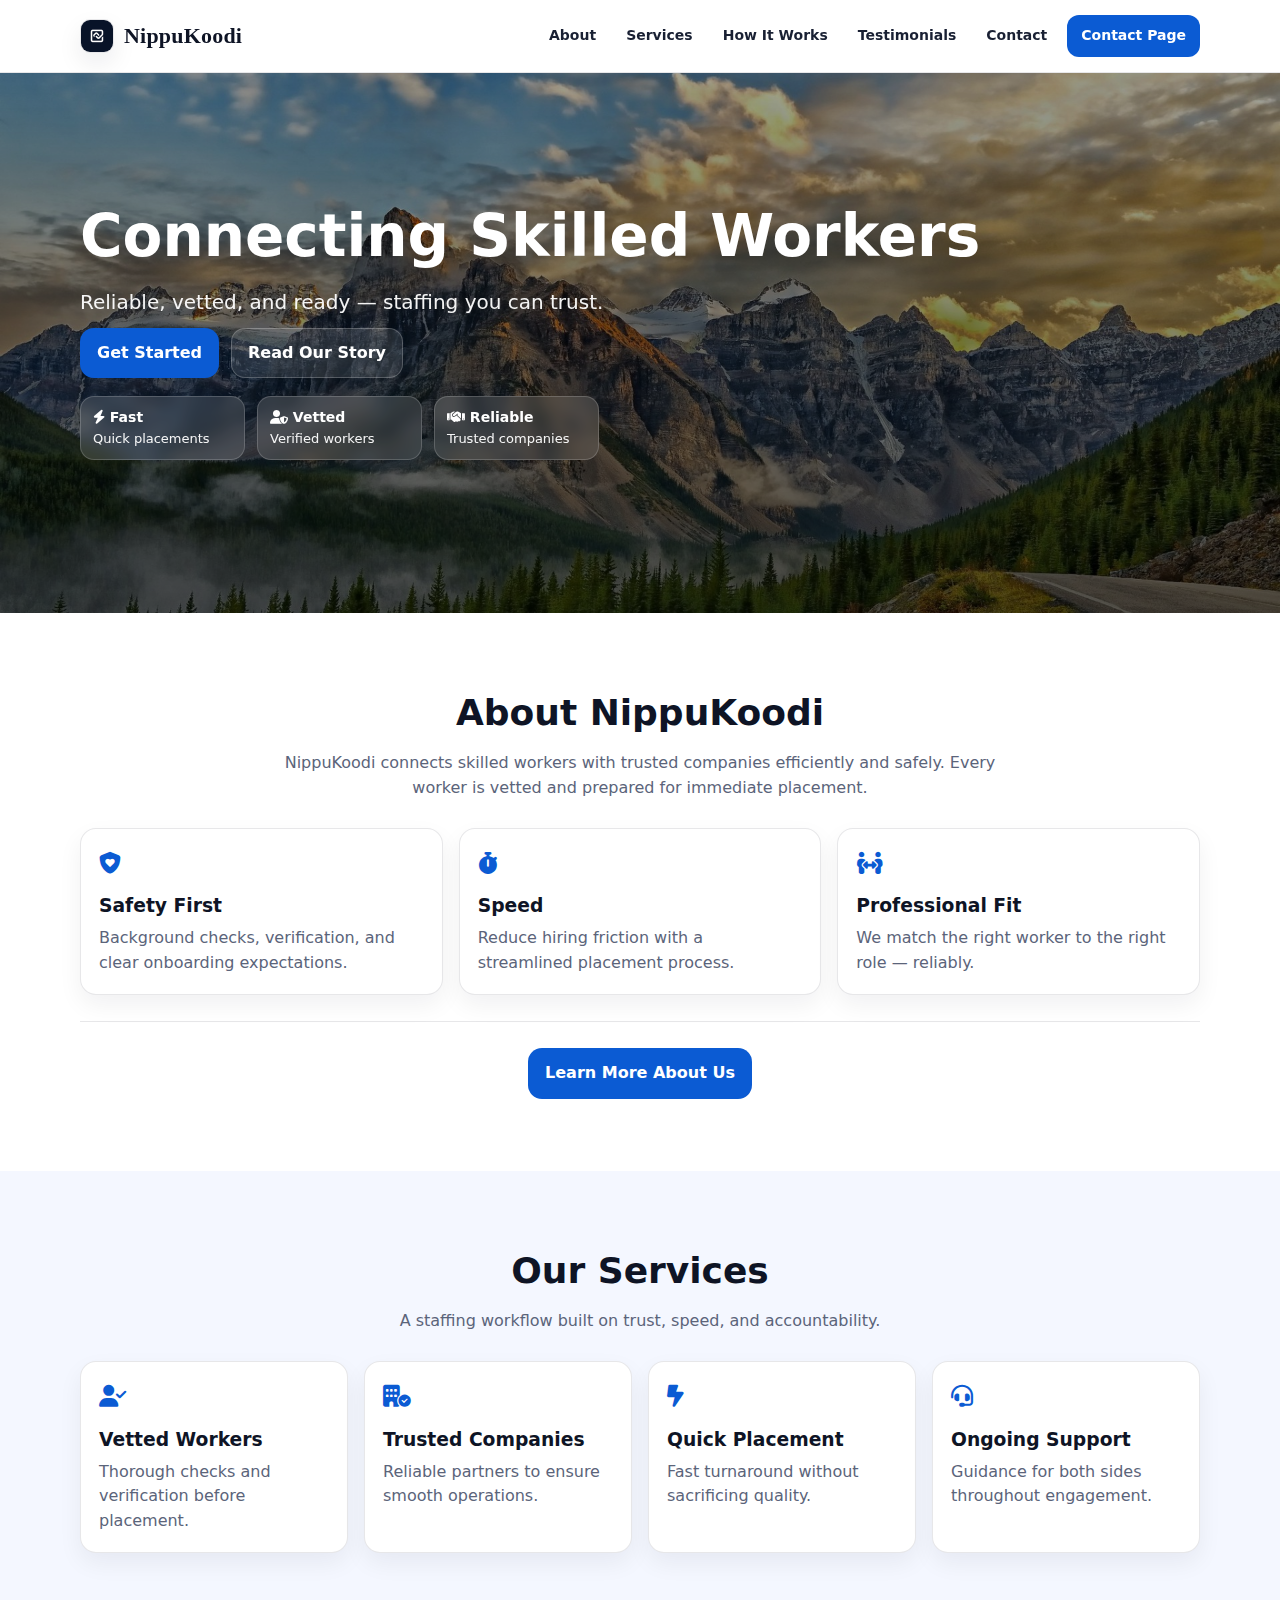
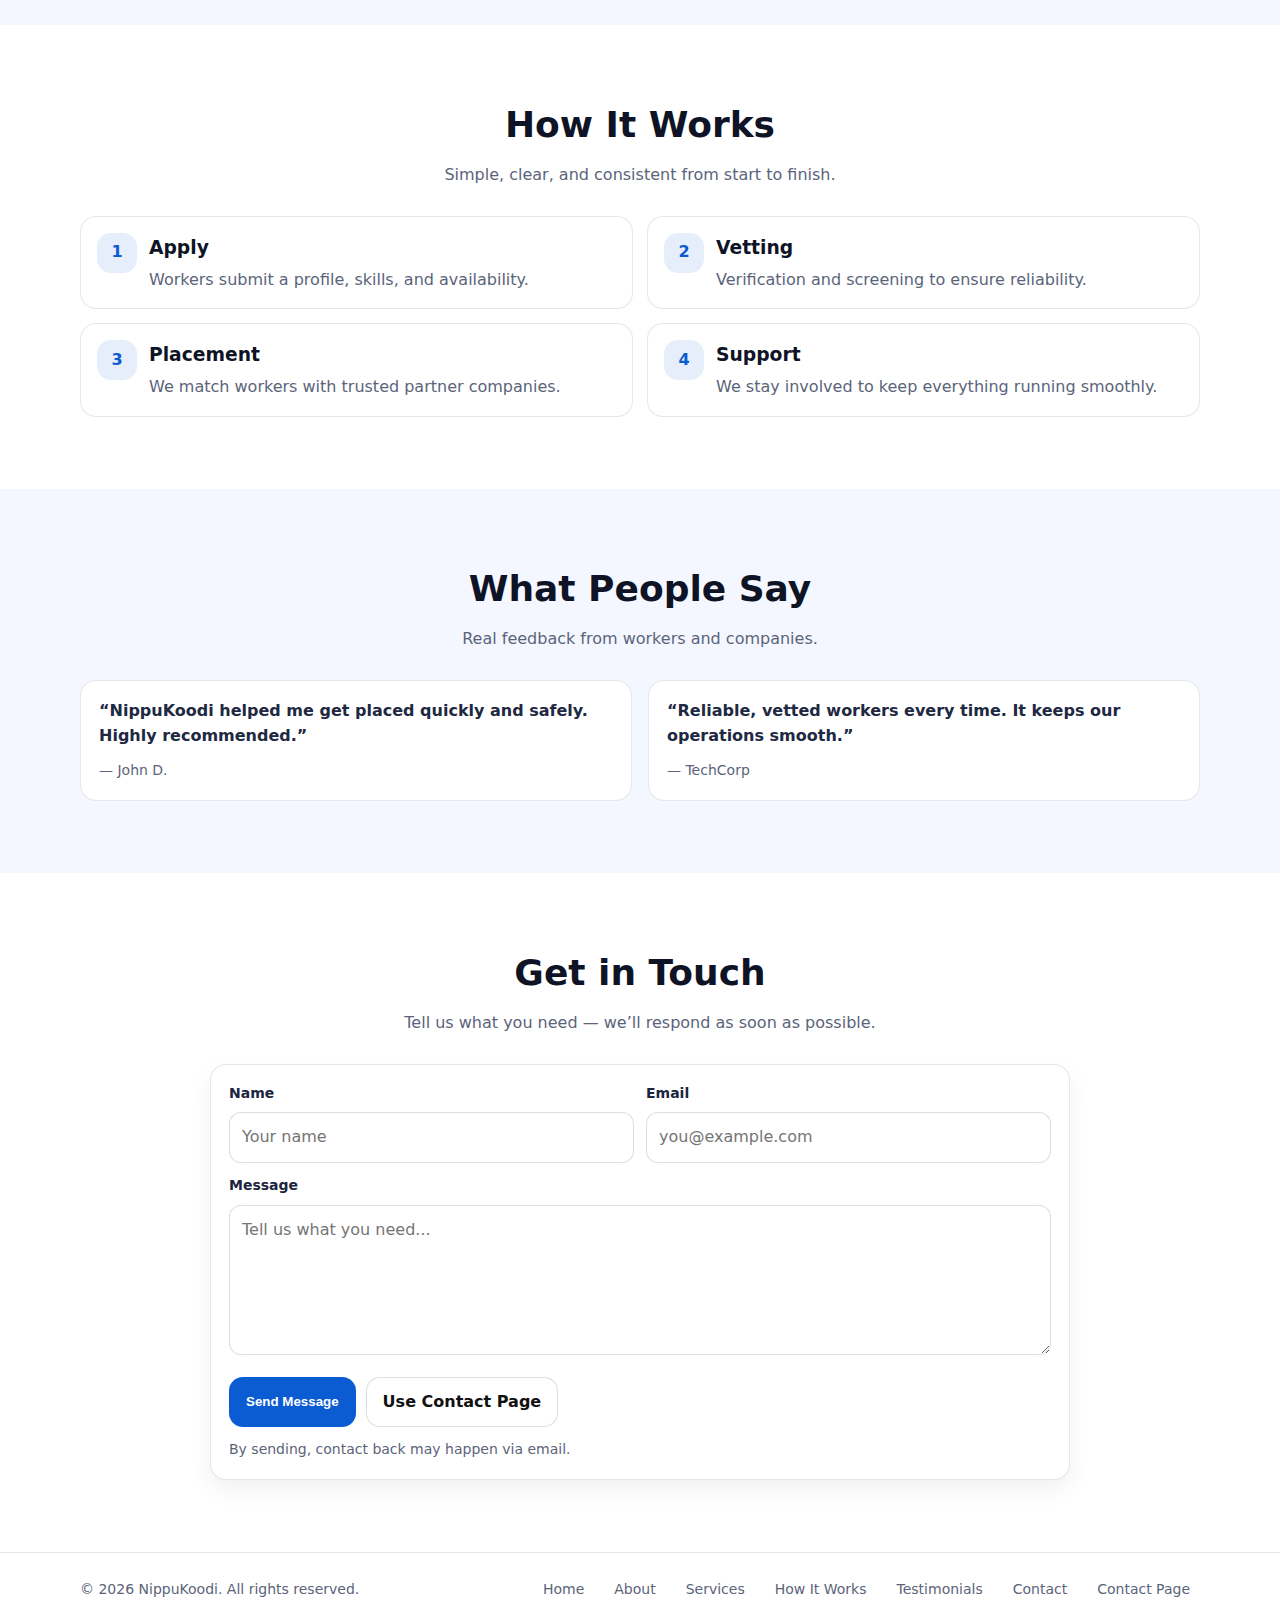
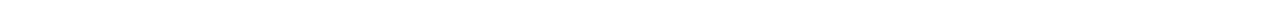
<file: index.html>
<!DOCTYPE html>
<html lang="en">
<head>
  <meta charset="UTF-8" />
  <meta name="viewport" content="width=device-width, initial-scale=1" />
  <title>NippuKoodi </title>

  <!-- KEEP favicon -->
  <link rel="icon" type="image/png" sizes="32x32" href="logo.png" />

  <link rel="stylesheet" href="style.css?v=1002">
  <link rel="stylesheet" href="https://cdnjs.cloudflare.com/ajax/libs/font-awesome/6.4.0/css/all.min.css" />
</head>
<body>

  <a class="skip-link" href="#main">Skip to content</a>

  <header class="site-header">
    <div class="container header-inner">
      <a class="brand" href="index.html" aria-label="NippuKoodi Home">
        <img class="brand-logo" src="logo.png" alt="NippuKoodi logo" />
        <span class="brand-text">NippuKoodi</span>
      </a>

      <div class="nav-wrap">
        <button class="nav-toggle" id="navToggle" aria-expanded="false" aria-controls="siteNav" aria-label="Toggle menu">
          <span class="nav-toggle-bars"></span>
        </button>

        <nav class="nav" id="siteNav" aria-label="Main navigation">
          <a href="#about">About</a>
          <a href="#services">Services</a>
          <a href="#how">How It Works</a>
          <a href="#testimonials">Testimonials</a>
          <a href="#contact">Contact</a>
          <a class="nav-cta" href="support.html">Contact Page</a>
        </nav>
      </div>
    </div>
  </header>

  <main id="main">

    <!-- HERO SLIDER -->
    <section class="hero" aria-label="Hero">
      <div class="hero-media">
        <!-- Slide 1: use slide1.jpg (upload a real photo with this name). If missing, it falls back to slide2.jpg -->
        <div class="hero-slide is-active">
          <img id="slide1img" src="slide1.jpg" data-fallback="slide2.jpg" alt="NippuKoodi staffing team at work" />
        </div>

        <div class="hero-slide">
          <img src="slide2.jpg" alt="Workforce and industry operations" />
        </div>

        <div class="hero-slide">
          <img src="slide3.jpg" alt="Trusted staffing partnership" />
        </div>

        <div class="hero-overlay" aria-hidden="true"></div>

        <div class="hero-content">
          <div class="container">
            <h1>Connecting Skilled Workers</h1>
            <p>Reliable, vetted, and ready — staffing you can trust.</p>

            <div class="hero-actions">
              <a class="btn btn-primary" href="#contact">Get Started</a>
              <a class="btn btn-ghost" href="history.html">Read Our Story</a>
            </div>

            <div class="hero-metrics" aria-label="Highlights">
              <div class="metric">
                <strong><i class="fa-solid fa-bolt"></i> Fast</strong>
                <span>Quick placements</span>
              </div>
              <div class="metric">
                <strong><i class="fa-solid fa-user-shield"></i> Vetted</strong>
                <span>Verified workers</span>
              </div>
              <div class="metric">
                <strong><i class="fa-solid fa-handshake"></i> Reliable</strong>
                <span>Trusted companies</span>
              </div>
            </div>
          </div>
        </div>
      </div>
    </section>

    <!-- ABOUT -->
    <section class="section" id="about">
      <div class="container">
        <div class="section-head">
          <h2>About NippuKoodi</h2>
          <p>
            NippuKoodi connects skilled workers with trusted companies efficiently and safely. Every worker is vetted and prepared for immediate placement.
          </p>
        </div>

        <div class="grid-3">
          <div class="card">
            <div class="card-icon"><i class="fa-solid fa-shield-heart"></i></div>
            <h3>Safety First</h3>
            <p>Background checks, verification, and clear onboarding expectations.</p>
          </div>
          <div class="card">
            <div class="card-icon"><i class="fa-solid fa-stopwatch"></i></div>
            <h3>Speed</h3>
            <p>Reduce hiring friction with a streamlined placement process.</p>
          </div>
          <div class="card">
            <div class="card-icon"><i class="fa-solid fa-people-arrows"></i></div>
            <h3>Professional Fit</h3>
            <p>We match the right worker to the right role — reliably.</p>
          </div>
        </div>

        <hr class="sep" />

        <div style="text-align:center;">
          <a class="btn btn-primary" href="history.html">Learn More About Us</a>
        </div>
      </div>
    </section>

    <!-- SERVICES -->
    <section class="section section-muted" id="services">
      <div class="container">
        <div class="section-head">
          <h2>Our Services</h2>
          <p>A staffing workflow built on trust, speed, and accountability.</p>
        </div>

        <div class="grid-4">
          <div class="card">
            <div class="card-icon"><i class="fa-solid fa-user-check"></i></div>
            <h3>Vetted Workers</h3>
            <p>Thorough checks and verification before placement.</p>
          </div>
          <div class="card">
            <div class="card-icon"><i class="fa-solid fa-building-circle-check"></i></div>
            <h3>Trusted Companies</h3>
            <p>Reliable partners to ensure smooth operations.</p>
          </div>
          <div class="card">
            <div class="card-icon"><i class="fa-solid fa-bolt-lightning"></i></div>
            <h3>Quick Placement</h3>
            <p>Fast turnaround without sacrificing quality.</p>
          </div>
          <div class="card">
            <div class="card-icon"><i class="fa-solid fa-headset"></i></div>
            <h3>Ongoing Support</h3>
            <p>Guidance for both sides throughout engagement.</p>
          </div>
        </div>
      </div>
    </section>

    <!-- HOW -->
    <section class="section" id="how">
      <div class="container">
        <div class="section-head">
          <h2>How It Works</h2>
          <p>Simple, clear, and consistent from start to finish.</p>
        </div>

        <ol class="steps">
          <li class="step">
            <div class="step-badge">1</div>
            <div class="step-body">
              <h3>Apply</h3>
              <p>Workers submit a profile, skills, and availability.</p>
            </div>
          </li>
          <li class="step">
            <div class="step-badge">2</div>
            <div class="step-body">
              <h3>Vetting</h3>
              <p>Verification and screening to ensure reliability.</p>
            </div>
          </li>
          <li class="step">
            <div class="step-badge">3</div>
            <div class="step-body">
              <h3>Placement</h3>
              <p>We match workers with trusted partner companies.</p>
            </div>
          </li>
          <li class="step">
            <div class="step-badge">4</div>
            <div class="step-body">
              <h3>Support</h3>
              <p>We stay involved to keep everything running smoothly.</p>
            </div>
          </li>
        </ol>
      </div>
    </section>

    <!-- TESTIMONIALS -->
    <section class="section section-muted" id="testimonials">
      <div class="container">
        <div class="section-head">
          <h2>What People Say</h2>
          <p>Real feedback from workers and companies.</p>
        </div>

        <div class="testimonials">
          <figure class="quote">
            <blockquote>“NippuKoodi helped me get placed quickly and safely. Highly recommended.”</blockquote>
            <figcaption>— John D.</figcaption>
          </figure>

          <figure class="quote">
            <blockquote>“Reliable, vetted workers every time. It keeps our operations smooth.”</blockquote>
            <figcaption>— TechCorp</figcaption>
          </figure>
        </div>
      </div>
    </section>

    <!-- CONTACT -->
    <section class="section" id="contact">
      <div class="container">
        <div class="section-head">
          <h2>Get in Touch</h2>
          <p>Tell us what you need — we’ll respond as soon as possible.</p>
        </div>

        <form class="form" action="https://formspree.io/f/mnnekpke" method="POST">
          <div class="form-row">
            <div>
              <label for="name">Name</label>
              <input id="name" name="name" type="text" placeholder="Your name" required />
            </div>
            <div>
              <label for="email">Email</label>
              <input id="email" name="email" type="email" placeholder="you@example.com" required />
            </div>
          </div>

          <div style="margin-top:12px;">
            <label for="message">Message</label>
            <textarea id="message" name="message" rows="5" placeholder="Tell us what you need..." required></textarea>
          </div>

          <div class="form-actions">
            <button class="btn btn-primary" type="submit">Send Message</button>
            <a class="btn btn-ghost" href="support.html">Use Contact Page</a>
          </div>

          <p class="form-note">By sending, contact back may happen via email.</p>
        </form>
      </div>
    </section>

  </main>

  <footer class="site-footer">
    <div class="container footer-inner">
      <p>© <span id="year"></span> NippuKoodi. All rights reserved.</p>

      <div class="footer-links" aria-label="Footer navigation">
        <a href="index.html">Home</a>
        <a href="#about">About</a>
        <a href="#services">Services</a>
        <a href="#how">How It Works</a>
        <a href="#testimonials">Testimonials</a>
        <a href="#contact">Contact</a>
        <a href="support.html">Contact Page</a>
      </div>
    </div>
  </footer>

  <script>
    // footer year (no extra file needed)
    document.getElementById("year").textContent = new Date().getFullYear();
  </script>
  <script src="script.js"></script>
</body>
</html>
</file>
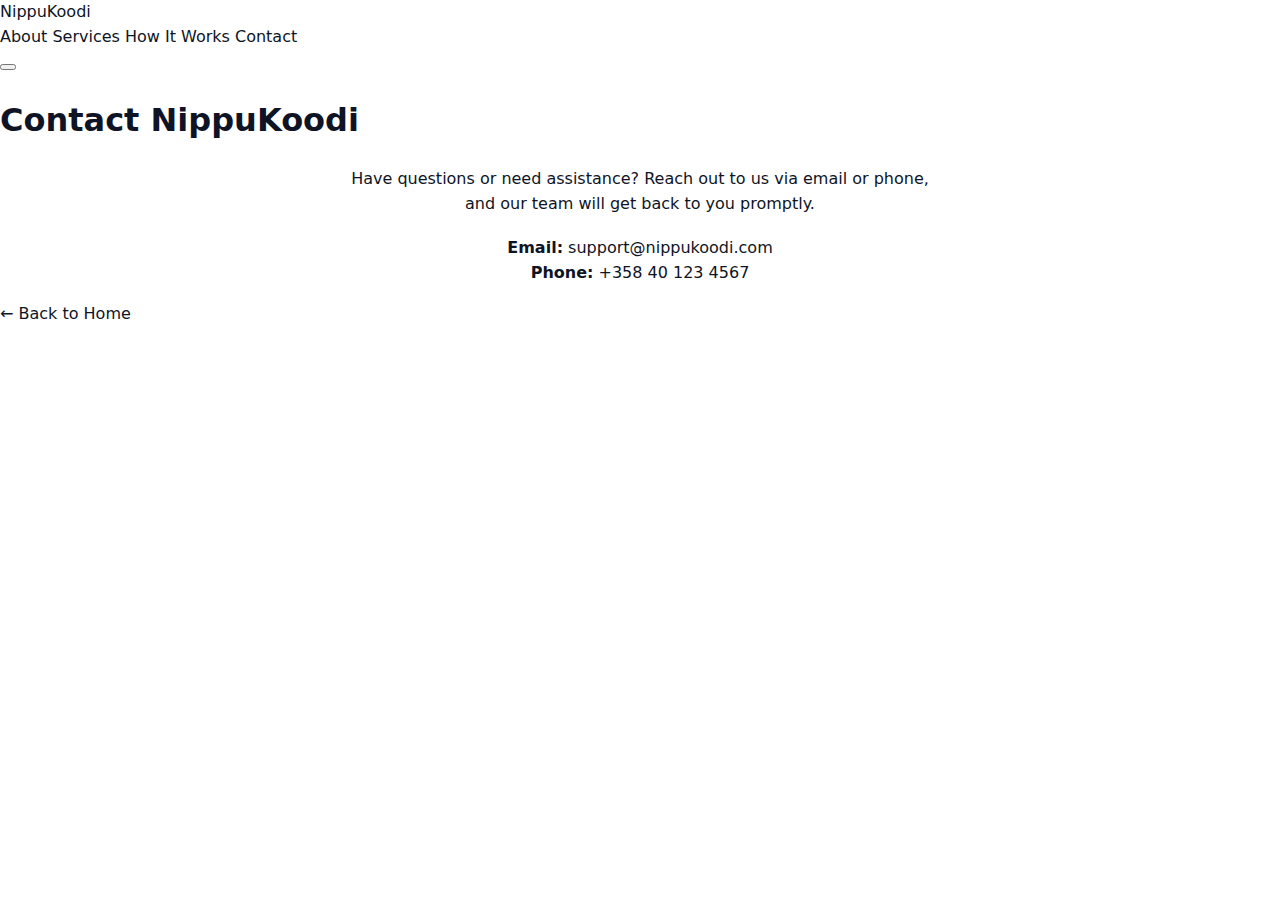
<file: 3️⃣ support.html>
<!DOCTYPE html>
<html lang="en">
<head>
<meta charset="UTF-8">
<meta name="viewport" content="width=device-width, initial-scale=1">
<title>Contact NippuKoodi</title>
<link rel="icon" type="image/png" sizes="32x32" href="logo.png">
<link rel="stylesheet" href="style.css">
</head>
<body>

<header>
  <a id="title" href="index.html">NippuKoodi</a>
  <nav class="nav-links" aria-label="Main navigation">
    <a href="#about">About</a>
    <a href="#features">Services</a>
    <a href="#how">How It Works</a>
    <a href="#contact">Contact</a>
  </nav>
  <button class="hamburger" id="hamburger" aria-expanded="false" aria-controls="main-nav" aria-label="Toggle menu">
    <span></span><span></span><span></span>
  </button>
</header>

<main>
  <h1>Contact NippuKoodi</h1>
  <p style="max-width:600px; margin:0 auto; text-align:center;">
    Have questions or need assistance? Reach out to us via email or phone, and our team will get back to you promptly.
  </p>
  <p style="text-align:center; margin-top:20px;">
    <strong>Email:</strong> support@nippukoodi.com<br>
    <strong>Phone:</strong> +358 40 123 4567
  </p>

  <div class="back-home"><p><a href="index.html">← Back to Home</a></p></div>
</main>

<script src="script.js"></script>
</body>
</html>
</file>
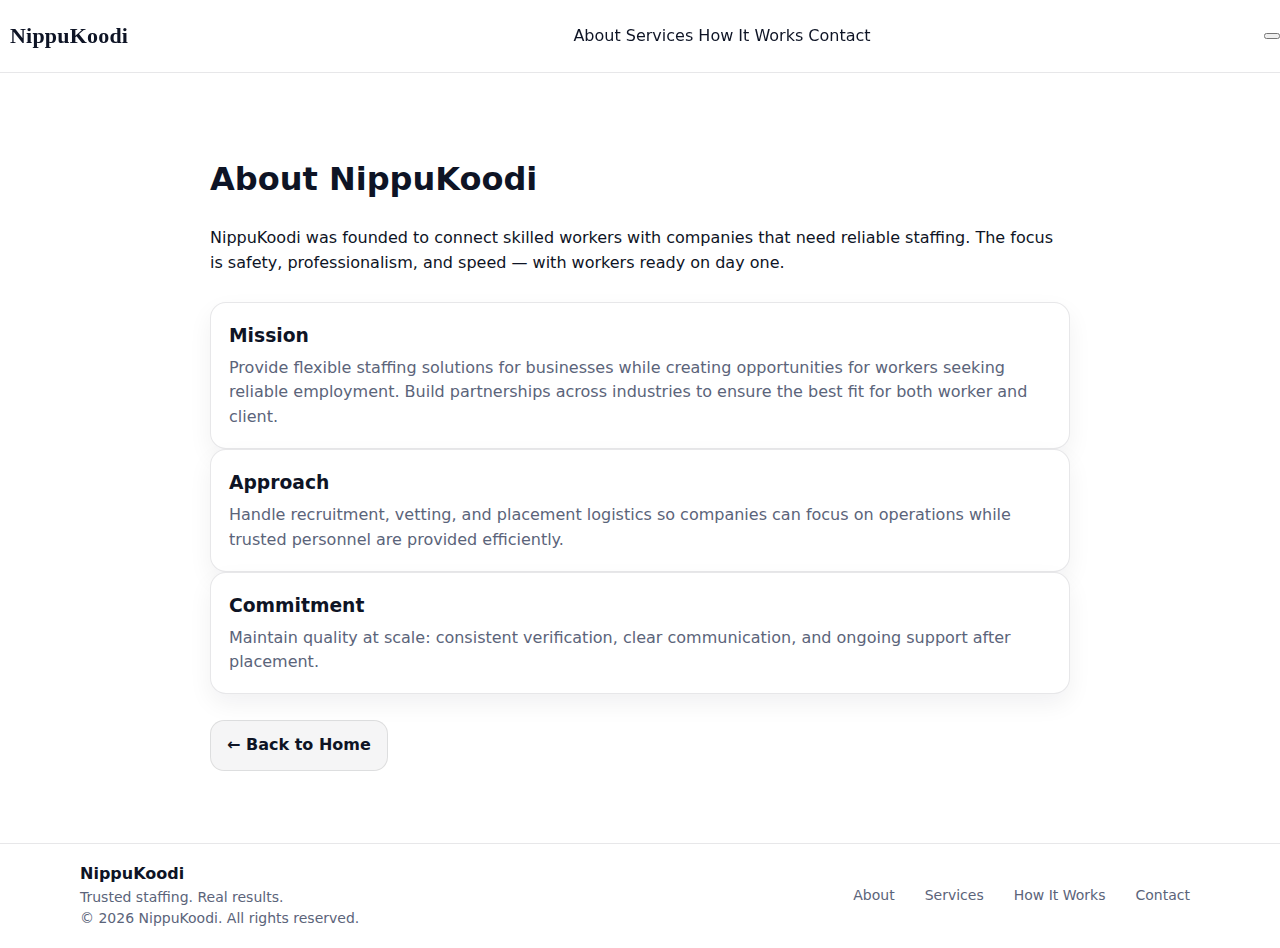
<file: history.html>
<!-- history.html -->

<html lang="en">
<head>
  <meta charset="UTF-8" />
  <meta name="viewport" content="width=device-width, initial-scale=1" />
  <title>NippuKoodi – About</title>
  <meta name="description" content="Learn about NippuKoodi and how it connects skilled workers with trusted companies." />
  <link rel="icon" type="image/png" sizes="32x32" href="logo.png" />
  <link rel="stylesheet" href="style.css" />
</head>
<body>

<a class="skip-link" href="#main">Skip to content</a>

<header class="site-header" data-elevate="true">
  <div class="header-inner">
    <a class="brand" href="index.html" aria-label="NippuKoodi home">
      <span class="brand-mark" aria-hidden="true"></span>
      <span class="brand-text">NippuKoodi</span>
    </a>

    <nav class="nav-links" id="main-nav" aria-label="Main navigation">
      <a href="index.html#about">About</a>
      <a href="index.html#services">Services</a>
      <a href="index.html#process">How It Works</a>
      <a href="support.html" class="nav-cta">Contact</a>
    </nav>

    <button class="hamburger" id="hamburger" aria-expanded="false" aria-controls="main-nav" aria-label="Toggle menu">
      <span></span><span></span><span></span>
    </button>
  </div>
</header>

<main id="main" class="section">
  <div class="container" style="max-width: 860px;">
    <h1 class="section-title" style="margin-top: 10px;">About NippuKoodi</h1>
    <p class="section-lead">
      NippuKoodi was founded to connect skilled workers with companies that need reliable staffing.
      The focus is safety, professionalism, and speed — with workers ready on day one.
    </p>

    <div class="grid" style="margin-top: 26px;">
      <article class="card" style="text-align:left;">
        <h3>Mission</h3>
        <p>
          Provide flexible staffing solutions for businesses while creating opportunities for workers seeking reliable employment.
          Build partnerships across industries to ensure the best fit for both worker and client.
        </p>
      </article>

      <article class="card" style="text-align:left;">
        <h3>Approach</h3>
        <p>
          Handle recruitment, vetting, and placement logistics so companies can focus on operations while trusted personnel are provided efficiently.
        </p>
      </article>

      <article class="card" style="text-align:left;">
        <h3>Commitment</h3>
        <p>
          Maintain quality at scale: consistent verification, clear communication, and ongoing support after placement.
        </p>
      </article>
    </div>

    <div class="center" style="margin-top: 26px;">
      <a class="btn" style="background: rgba(2,6,23,.04); border-color: rgba(2,6,23,.10); color: var(--text);" href="index.html">
        ← Back to Home
      </a>
    </div>
  </div>
</main>

<footer class="site-footer">
  <div class="container footer-inner">
    <div class="footer-left">
      <div class="footer-brand">
        <span class="brand-mark" aria-hidden="true"></span>
        <div>
          <strong>NippuKoodi</strong>
          <p>Trusted staffing. Real results.</p>
        </div>
      </div>
      <p class="footer-copy">© <span id="year"></span> NippuKoodi. All rights reserved.</p>
    </div>

    <nav class="footer-links" aria-label="Footer navigation">
      <a href="index.html#about">About</a>
      <a href="index.html#services">Services</a>
      <a href="index.html#process">How It Works</a>
      <a href="support.html">Contact</a>
    </nav>
  </div>
</footer>

<script src="script.js"></script>
</body>
</html>
</file>
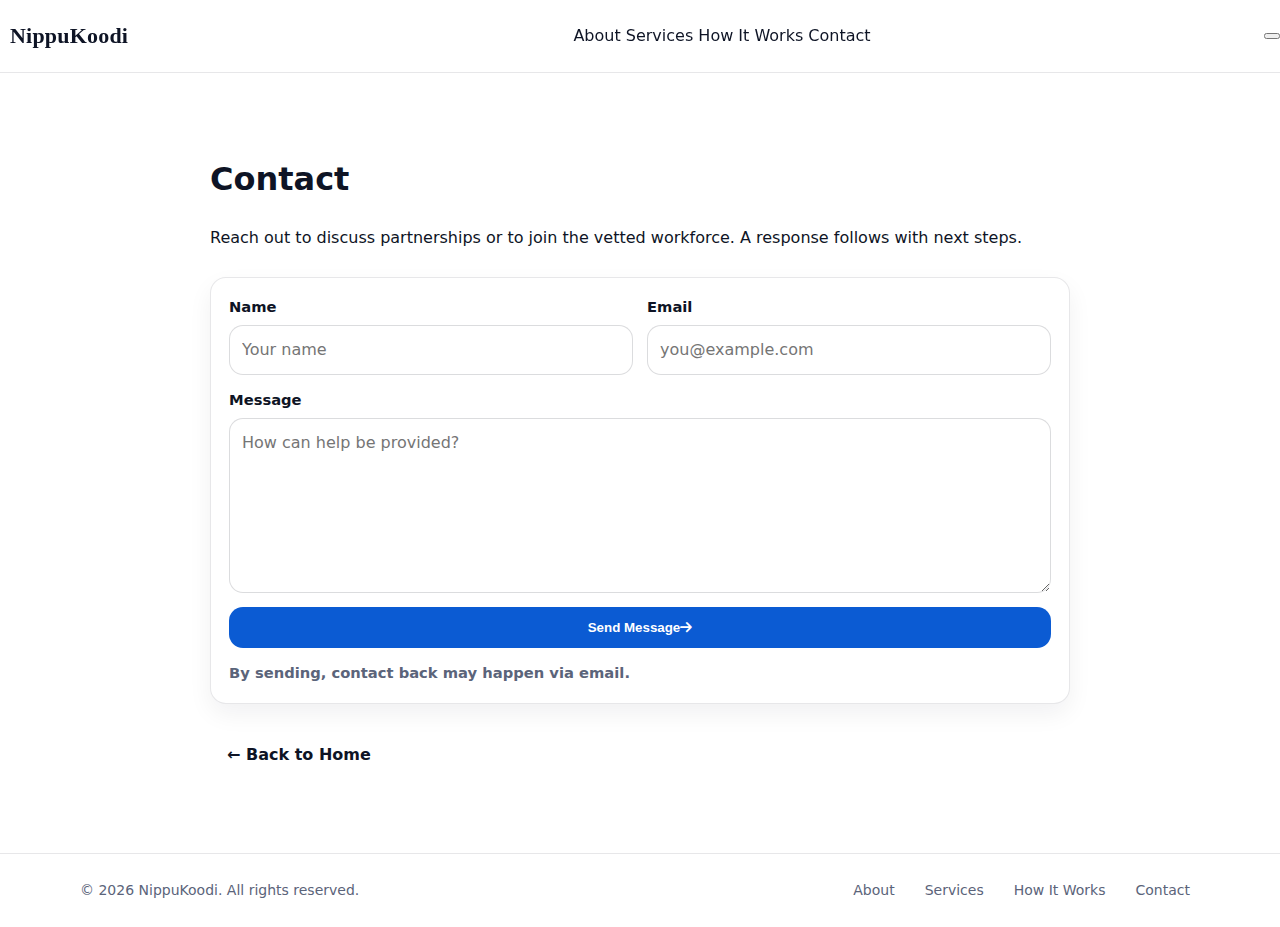
<file: support.html>
<!-- support.html -->
<!DOCTYPE html>
<html lang="en">
<head>
  <meta charset="UTF-8" />
  <meta name="viewport" content="width=device-width, initial-scale=1" />
  <title>NippuKoodi – Contact</title>
  <meta name="description" content="Contact NippuKoodi to discuss partnerships or join the vetted workforce." />
  <link rel="icon" type="image/png" sizes="32x32" href="logo.png" />
  <link rel="stylesheet" href="style.css" />
  <link rel="stylesheet" href="https://cdnjs.cloudflare.com/ajax/libs/font-awesome/6.4.0/css/all.min.css"/>
</head>
<body>

<a class="skip-link" href="#main">Skip to content</a>

<header class="site-header" data-elevate="true">
  <div class="header-inner">
    <a class="brand" href="index.html" aria-label="NippuKoodi home">
      <span class="brand-mark" aria-hidden="true"></span>
      <span class="brand-text">NippuKoodi</span>
    </a>

    <nav class="nav-links" id="main-nav" aria-label="Main navigation">
      <a href="index.html#about">About</a>
      <a href="index.html#services">Services</a>
      <a href="index.html#process">How It Works</a>
      <a href="support.html" class="nav-cta" aria-current="page">Contact</a>
    </nav>

    <button class="hamburger" id="hamburger" aria-expanded="false" aria-controls="main-nav" aria-label="Toggle menu">
      <span></span><span></span><span></span>
    </button>
  </div>
</header>

<main id="main" class="section">
  <div class="container" style="max-width: 860px;">
    <h1 class="section-title" style="margin-top: 10px;">Contact</h1>
    <p class="section-lead">
      Reach out to discuss partnerships or to join the vetted workforce. A response follows with next steps.
    </p>

    <div class="card" style="margin-top: 26px; text-align:left;">
      <form class="contact-form" action="https://formspree.io/f/YOUR_FORM_ID" method="POST">
        <div class="form-grid">
          <label class="field">
            <span>Name</span>
            <input type="text" name="name" placeholder="Your name" required />
          </label>

          <label class="field">
            <span>Email</span>
            <input type="email" name="email" placeholder="you@example.com" required />
          </label>
        </div>

        <label class="field">
          <span>Message</span>
          <textarea name="message" rows="6" placeholder="How can help be provided?" required></textarea>
        </label>

        <button class="btn btn-primary" type="submit">
          Send Message
          <i class="fa-solid fa-arrow-right" aria-hidden="true"></i>
        </button>

        <p class="form-note">By sending, contact back may happen via email.</p>
      </form>
    </div>

    <div class="center" style="margin-top: 26px;">
      <a class="btn btn-solid" href="index.html">← Back to Home</a>
    </div>
  </div>
</main>

<footer class="site-footer">
  <div class="container footer-inner">
    <p class="footer-copy">© <span id="year"></span> NippuKoodi. All rights reserved.</p>
    <nav class="footer-links" aria-label="Footer navigation">
      <a href="index.html#about">About</a>
      <a href="index.html#services">Services</a>
      <a href="index.html#process">How It Works</a>
      <a href="support.html" aria-current="page">Contact</a>
    </nav>
  </div>
</footer>

<!-- Support-only form layout -->
<style>
  .contact-form{display:flex; flex-direction:column; gap:14px;}
  .form-grid{display:grid; grid-template-columns: 1fr 1fr; gap:14px;}
  .field{display:flex; flex-direction:column; gap:6px;}
  .field span{font-weight: 900; font-size:.92rem; color: var(--text);}
  input, textarea{
    width:100%;
    padding: 12px 12px;
    border-radius: 14px;
    border: 1px solid rgba(2,6,23,.14);
    background: rgba(255,255,255,.95);
    font: inherit;
    outline:none;
  }
  input:focus, textarea:focus{
    border-color: rgba(0,119,204,.55);
    box-shadow: 0 0 0 4px var(--ring);
  }
  .form-note{margin: 8px 0 0; color: var(--muted); font-weight: 800; font-size:.92rem;}
  @media (max-width: 620px){ .form-grid{grid-template-columns:1fr;} }
</style>

<script src="script.js"></script>
</body>
</html>
</file>
<file: style.css>
:root{
  --bg:#0b1020;
  --text:#0e1425;
  --muted:#5b647a;
  --card:#ffffff;
  --soft:#f4f7ff;
  --line:rgba(16,24,40,.10);
  --primary:#0b5bd3;
  --primary2:#083f95;
  --shadow:0 12px 35px rgba(16,24,40,.10);
  --radius:16px;
  --header-h:72px;
}

*{box-sizing:border-box}
html{scroll-behavior:smooth; scroll-padding-top:var(--header-h)}
body{
  margin:0;
  font-family: ui-sans-serif, system-ui, -apple-system, Segoe UI, Roboto, Arial, "Apple Color Emoji","Segoe UI Emoji";
  color:var(--text);
  background:#fff;
  line-height:1.55;
}

img{max-width:100%; display:block}
a{color:inherit; text-decoration:none}
a:hover{opacity:.92}
.container{width:min(1120px, calc(100% - 40px)); margin:0 auto}

.skip-link{
  position:absolute; left:-999px; top:10px;
  background:#fff; color:#000; padding:10px 12px;
  border-radius:10px; box-shadow:var(--shadow); z-index:9999;
}
.skip-link:focus{left:16px}

/* HEADER */
.site-header{
  position:sticky;
  top:0;
  z-index:1000;
  background:rgba(255,255,255,.92);
  backdrop-filter: blur(10px);
  border-bottom:1px solid var(--line);
}
.header-inner{
  height:var(--header-h);
  display:flex;
  align-items:center;
  justify-content:space-between;
  gap:18px;
}
.brand{
  display:flex;
  align-items:center;
  gap:10px;
  min-width: 180px;
}
.brand-logo{
  width:34px;
  height:34px;
  border-radius:10px;
  object-fit:cover;
  border:1px solid var(--line);
  box-shadow: 0 10px 25px rgba(16,24,40,.08);
}
.brand-text{
  font-family: Georgia, "Times New Roman", serif;
  font-weight:800;
  letter-spacing:.2px;
  font-size:22px;
}

/* NAV */
.nav-wrap{position:relative}
.nav{
  display:flex;
  align-items:center;
  gap:10px;
}
.nav a{
  font-weight:700;
  font-size:14px;
  color:#192033;
  padding:10px 10px;
  border-radius:12px;
}
.nav a:hover{background:rgba(11,91,211,.08)}
.nav .nav-cta{
  background:var(--primary);
  color:#fff;
  padding:10px 14px;
}
.nav .nav-cta:hover{background:var(--primary2)}

/* MOBILE NAV */
.nav-toggle{
  display:none;
  width:44px; height:44px;
  border:1px solid var(--line);
  background:#fff;
  border-radius:12px;
  cursor:pointer;
}
.nav-toggle-bars{
  display:block;
  width:18px; height:2px;
  background:#111;
  margin:0 auto;
  position:relative;
}
.nav-toggle-bars::before,.nav-toggle-bars::after{
  content:"";
  position:absolute; left:0;
  width:18px; height:2px; background:#111;
}
.nav-toggle-bars::before{top:-6px}
.nav-toggle-bars::after{top:6px}

@media (max-width: 920px){
  .nav-toggle{
    display:inline-flex;
    align-items:center;
    justify-content:center;
  }

  /* Make sure the dropdown is positioned relative to the viewport, not the button */
  .nav{
    position: fixed;
    left: 16px;
    right: 16px;
    top: calc(var(--header-h) + 10px);

    background:#fff;
    border:1px solid var(--line);
    border-radius:16px;
    box-shadow:var(--shadow);
    padding:10px;

    display:flex;
    flex-direction:column;
    align-items:stretch;
    gap:6px;

    /* Hidden state (animatable) */
    opacity:0;
    transform: translateY(-8px);
    pointer-events:none;
    visibility:hidden;

    transition: opacity 220ms ease, transform 220ms ease, visibility 0s linear 220ms;
  }

  .nav.is-open{
    opacity:1;
    transform: translateY(0);
    pointer-events:auto;
    visibility:visible;
    transition: opacity 220ms ease, transform 220ms ease, visibility 0s;
  }

  .nav a{padding:12px 12px}
}

/* Hamburger → X animation */
.nav-toggle-bars{
  transition: background 180ms ease;
}

.nav-toggle.is-open .nav-toggle-bars{
  background: transparent;
}

.nav-toggle-bars::before,
.nav-toggle-bars::after{
  transition: transform 180ms ease, top 180ms ease;
}

.nav-toggle.is-open .nav-toggle-bars::before{
  top: 0;
  transform: rotate(45deg);
}

.nav-toggle.is-open .nav-toggle-bars::after{
  top: 0;
  transform: rotate(-45deg);
}

/* HERO */
.hero{position:relative}
.hero-media{
  position:relative;
  height: clamp(440px, 60vh, 680px);
  overflow:hidden;
  background:#10162c;
}
.hero-slide{
  position:absolute;
  inset:0;
  opacity:0;
  transition: opacity 900ms ease;
  will-change: opacity;
}
.hero-slide.is-active{opacity:1}
.hero-slide img{
  width:100%;
  height:100%;
  object-fit:cover;
}
.hero-overlay{
  position:absolute;
  inset:0;
  background: linear-gradient(to bottom, rgba(0,0,0,.35), rgba(0,0,0,.62));
  z-index: 2;

}
.hero-content{
  position:absolute;
  inset:0;
  display:flex;
  flex-direction:column;
  justify-content:center;
  gap:14px;
  color:#fff;
  z-index: 3;
}


.hero h1{
  font-size: clamp(34px, 5vw, 58px);
  line-height:1.05;
  margin:0;
  text-shadow: 0 10px 35px rgba(0,0,0,.35);
  transform: translateY(-20px); /* Adjust this value to move the content up or down */
}
.hero p{
  margin:0;
  font-size: clamp(16px, 2vw, 20px);
  opacity:.95;
  max-width: 58ch;
}
.hero-actions{
  display:flex;
  gap:12px;
  margin-top:10px;
  flex-wrap:wrap;
}
.hero-metrics{
  margin-top:18px;
  display:flex;
  gap:12px;
  flex-wrap:wrap;
}
.metric{
  background: rgba(255,255,255,.12);
  border:1px solid rgba(255,255,255,.18);
  border-radius: 14px;
  padding:10px 12px;
  min-width: 165px;
  backdrop-filter: blur(8px);
}
.metric strong{display:block; font-size:14px}
.metric span{display:block; font-size:13px; opacity:.95}

/* BUTTONS */
.btn{
  display:inline-flex;
  align-items:center;
  justify-content:center;
  border-radius: 14px;
  padding: 12px 16px;
  font-weight: 800;
  border:1px solid transparent;
  cursor:pointer;
  transition: transform .12s ease, background .2s ease, border-color .2s ease;
}
.btn:active{transform: scale(.98)}
.btn-primary{background: var(--primary); color:#fff}
.btn-primary:hover{background: var(--primary2)}
.btn-ghost{
  background: rgba(255,255,255,.10);
  color:#fff;
  border-color: rgba(255,255,255,.22);
}
.btn-ghost:hover{background: rgba(255,255,255,.16)}

/* SECTIONS */
.section{padding:72px 0}
.section-muted{background: var(--soft)}
.section-head{
  text-align:center;
  max-width: 72ch;
  margin:0 auto 28px auto;
}
.section-head h2{
  margin:0 0 10px 0;
  font-size: clamp(26px, 3vw, 36px);
}
.section-head p{margin:0; color:var(--muted)}

.grid-3{
  display:grid;
  grid-template-columns: repeat(3, minmax(0,1fr));
  gap:16px;
}
.grid-4{
  display:grid;
  grid-template-columns: repeat(4, minmax(0,1fr));
  gap:16px;
}
@media (max-width: 980px){
  .grid-4{grid-template-columns: repeat(2, minmax(0,1fr));}
}
@media (max-width: 720px){
  .grid-3,.grid-4{grid-template-columns: 1fr;}
}

.card{
  background: var(--card);
  border:1px solid var(--line);
  border-radius: var(--radius);
  padding:18px;
  box-shadow: 0 10px 25px rgba(16,24,40,.06);
}
.card-icon{
  font-size:22px;
  color: var(--primary);
  margin-bottom:10px;
}
.card h3{margin:0 0 6px 0}
.card p{margin:0; color:var(--muted)}

hr.sep{
  border:0;
  height:1px;
  background: var(--line);
  margin: 26px 0;
}

/* STEPS */
.steps{
  list-style:none;
  padding:0;
  margin:0;
  display:grid;
  grid-template-columns: repeat(2, minmax(0,1fr));
  gap:14px;
}
@media (max-width: 860px){
  .steps{grid-template-columns:1fr}
}
.step{
  display:flex;
  gap:12px;
  background:#fff;
  border:1px solid var(--line);
  border-radius: var(--radius);
  padding:16px;
}
.step-badge{
  width:40px;
  height:40px;
  border-radius: 14px;
  background: rgba(11,91,211,.10);
  color: var(--primary);
  display:flex;
  align-items:center;
  justify-content:center;
  font-weight: 900;
}
.step-body h3{margin:0 0 6px 0}
.step-body p{margin:0; color:var(--muted)}

/* TESTIMONIALS */
.testimonials{
  display:grid;
  grid-template-columns: repeat(2, minmax(0,1fr));
  gap:16px;
}
@media (max-width: 860px){
  .testimonials{grid-template-columns:1fr}
}
.quote{
  margin:0;
  background:#fff;
  border:1px solid var(--line);
  border-radius: var(--radius);
  padding:18px;
}
.quote blockquote{
  margin:0;
  color:#202842;
  font-weight:650;
}
.quote figcaption{
  margin-top:12px;
  color:var(--muted);
  font-size:14px;
}

/* FORM */
.form{
  max-width: 860px;
  margin:0 auto;
  background:#fff;
  border:1px solid var(--line);
  border-radius: var(--radius);
  padding:18px;
  box-shadow: 0 10px 25px rgba(16,24,40,.06);
}
.form label{display:block; font-weight:800; font-size:14px; color:#1c2540}
.form input,.form textarea{
  margin-top:8px;
  width:100%;
  padding:12px 12px;
  border-radius: 12px;
  border:1px solid rgba(16,24,40,.14);
  outline:none;
  font: inherit;
}
.form input:focus,.form textarea:focus{
  border-color: rgba(11,91,211,.55);
  box-shadow: 0 0 0 4px rgba(11,91,211,.14);
}
.form-row{
  display:grid;
  grid-template-columns: 1fr 1fr;
  gap:12px;
}
@media (max-width: 720px){
  .form-row{grid-template-columns:1fr}
}
.form-actions{
  display:flex;
  gap:10px;
  margin-top:14px;
  flex-wrap:wrap;
}
.form-actions .btn-ghost{
  background:#fff;
  color:#111;
  border-color: rgba(16,24,40,.14);
}
.form-actions .btn-ghost:hover{background: rgba(11,91,211,.06)}
.form-note{margin:12px 0 0 0; color:var(--muted); font-size:14px}

/* PAGE HEADER (history/support) */
.page-hero{
  padding: 34px 0 18px 0;
}
.page-hero h1{
  margin:0;
  font-size: clamp(30px, 4vw, 42px);
}
.page-hero p{
  margin:10px 0 0 0;
  color:var(--muted);
  max-width: 72ch;
}

/* FOOTER */
.site-footer{
  border-top:1px solid var(--line);
  padding:18px 0;
  background:#fff;
}
.footer-inner{
  display:flex;
  align-items:center;
  justify-content:space-between;
  gap:14px;
  flex-wrap:wrap;
}
.site-footer p{margin:0; color:var(--muted); font-size:14px}
.footer-links{display:flex; gap:10px; flex-wrap:wrap}
.footer-links a{
  font-size:14px;
  color:var(--muted);
  padding:8px 10px;
  border-radius: 10px;
}
.footer-links a:hover{
  background: rgba(11,91,211,.06);
  color:#1c2540;
}

/* REDUCED MOTION */
@media (prefers-reduced-motion: reduce){
  html{scroll-behavior:auto}
  .hero-slide{transition:none}
  .btn{transition:none}
}
</file>
